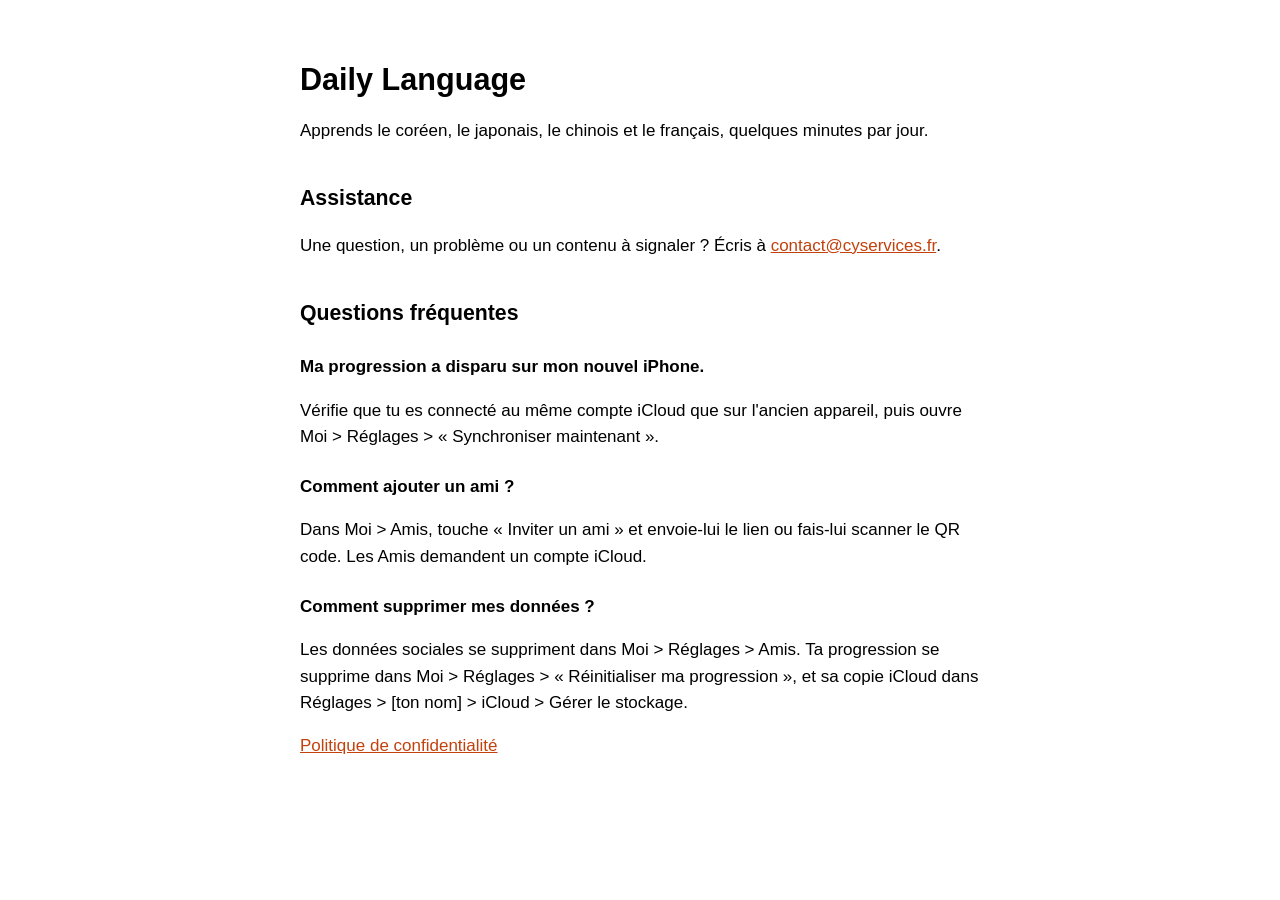
<file: index.html>
<!DOCTYPE html>
<html lang="fr">
<head>
<meta charset="utf-8">
<meta name="viewport" content="width=device-width, initial-scale=1">
<title>Daily Language — Assistance</title>
<link rel="stylesheet" href="style.css">
</head>
<body>
<main>
<h1>Daily Language</h1>
<p>Apprends le coréen, le japonais, le chinois et le français, quelques minutes par jour.</p>

<h2>Assistance</h2>
<p>Une question, un problème ou un contenu à signaler&nbsp;? Écris à <a href="mailto:contact@cyservices.fr">contact@cyservices.fr</a>.</p>

<h2>Questions fréquentes</h2>
<h3>Ma progression a disparu sur mon nouvel iPhone.</h3>
<p>Vérifie que tu es connecté au même compte iCloud que sur l'ancien appareil, puis ouvre Moi&nbsp;&gt; Réglages&nbsp;&gt; « Synchroniser maintenant ».</p>
<h3>Comment ajouter un ami&nbsp;?</h3>
<p>Dans Moi&nbsp;&gt; Amis, touche « Inviter un ami » et envoie-lui le lien ou fais-lui scanner le QR code. Les Amis demandent un compte iCloud.</p>
<h3>Comment supprimer mes données&nbsp;?</h3>
<p>Les données sociales se suppriment dans Moi&nbsp;&gt; Réglages&nbsp;&gt; Amis. Ta progression se supprime dans Moi&nbsp;&gt; Réglages&nbsp;&gt; « Réinitialiser ma progression », et sa copie iCloud dans Réglages&nbsp;&gt; [ton nom]&nbsp;&gt; iCloud&nbsp;&gt; Gérer le stockage.</p>

<p><a href="privacy.html">Politique de confidentialité</a></p>
</main>
</body>
</html>
</file>
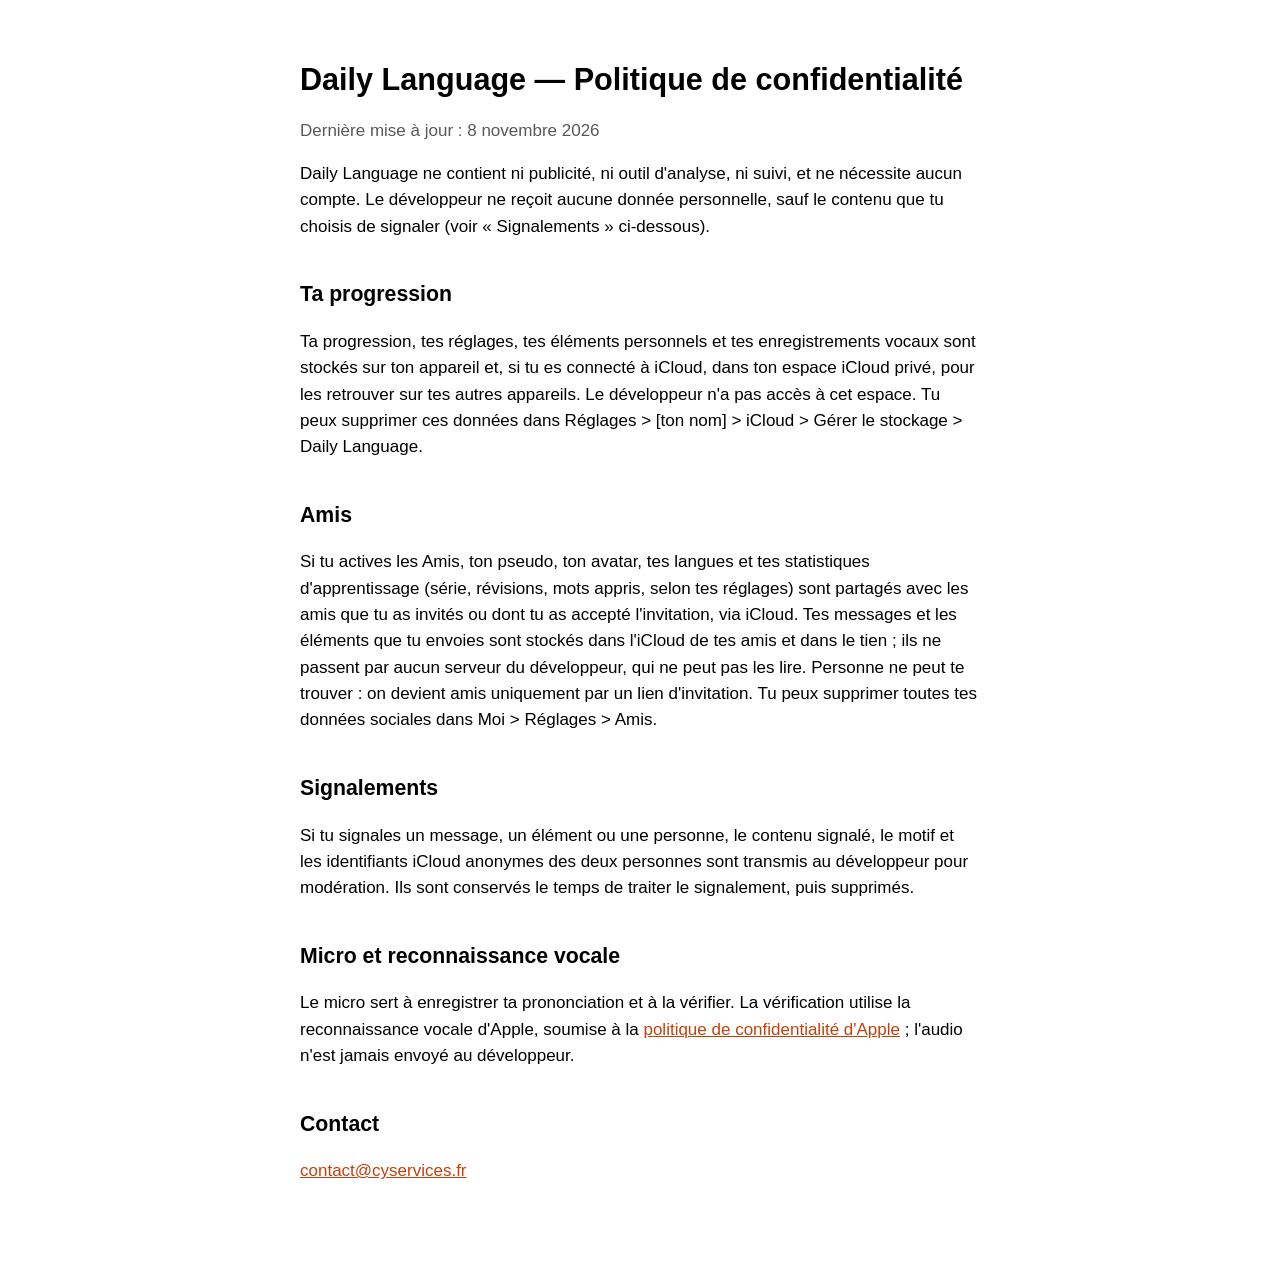
<file: privacy.html>
<!DOCTYPE html>
<html lang="fr">
<head>
<meta charset="utf-8">
<meta name="viewport" content="width=device-width, initial-scale=1">
<title>Daily Language — Politique de confidentialité</title>
<link rel="stylesheet" href="style.css">
</head>
<body>
<main>
<h1>Daily Language — Politique de confidentialité</h1>
<p class="date">Dernière mise à jour : 8 novembre 2026</p>

<p>Daily Language ne contient ni publicité, ni outil d'analyse, ni suivi, et ne nécessite aucun compte. Le développeur ne reçoit aucune donnée personnelle, sauf le contenu que tu choisis de signaler (voir « Signalements » ci-dessous).</p>

<h2>Ta progression</h2>
<p>Ta progression, tes réglages, tes éléments personnels et tes enregistrements vocaux sont stockés sur ton appareil et, si tu es connecté à iCloud, dans ton espace iCloud privé, pour les retrouver sur tes autres appareils. Le développeur n'a pas accès à cet espace. Tu peux supprimer ces données dans Réglages&nbsp;&gt; [ton nom]&nbsp;&gt; iCloud&nbsp;&gt; Gérer le stockage&nbsp;&gt; Daily Language.</p>

<h2>Amis</h2>
<p>Si tu actives les Amis, ton pseudo, ton avatar, tes langues et tes statistiques d'apprentissage (série, révisions, mots appris, selon tes réglages) sont partagés avec les amis que tu as invités ou dont tu as accepté l'invitation, via iCloud. Tes messages et les éléments que tu envoies sont stockés dans l'iCloud de tes amis et dans le tien&nbsp;; ils ne passent par aucun serveur du développeur, qui ne peut pas les lire. Personne ne peut te trouver&nbsp;: on devient amis uniquement par un lien d'invitation. Tu peux supprimer toutes tes données sociales dans Moi&nbsp;&gt; Réglages&nbsp;&gt; Amis.</p>

<h2>Signalements</h2>
<p>Si tu signales un message, un élément ou une personne, le contenu signalé, le motif et les identifiants iCloud anonymes des deux personnes sont transmis au développeur pour modération. Ils sont conservés le temps de traiter le signalement, puis supprimés.</p>

<h2>Micro et reconnaissance vocale</h2>
<p>Le micro sert à enregistrer ta prononciation et à la vérifier. La vérification utilise la reconnaissance vocale d'Apple, soumise à la <a href="https://www.apple.com/fr/legal/privacy/">politique de confidentialité d'Apple</a>&nbsp;; l'audio n'est jamais envoyé au développeur.</p>

<h2>Contact</h2>
<p><a href="mailto:contact@cyservices.fr">contact@cyservices.fr</a></p>
</main>
</body>
</html>
</file>
<file: style.css>
:root { color-scheme: light dark; }
body { margin: 0; font: 17px/1.55 -apple-system, BlinkMacSystemFont, "Segoe UI", sans-serif; }
main { max-width: 680px; margin: 0 auto; padding: 40px 20px 64px; }
h1 { font-size: 1.8em; line-height: 1.2; }
h2 { margin-top: 1.8em; font-size: 1.25em; }
h3 { margin-top: 1.4em; font-size: 1em; }
.date { opacity: .65; }
a { color: #c2410c; }
@media (prefers-color-scheme: dark) { a { color: #fb923c; } }
</file>
